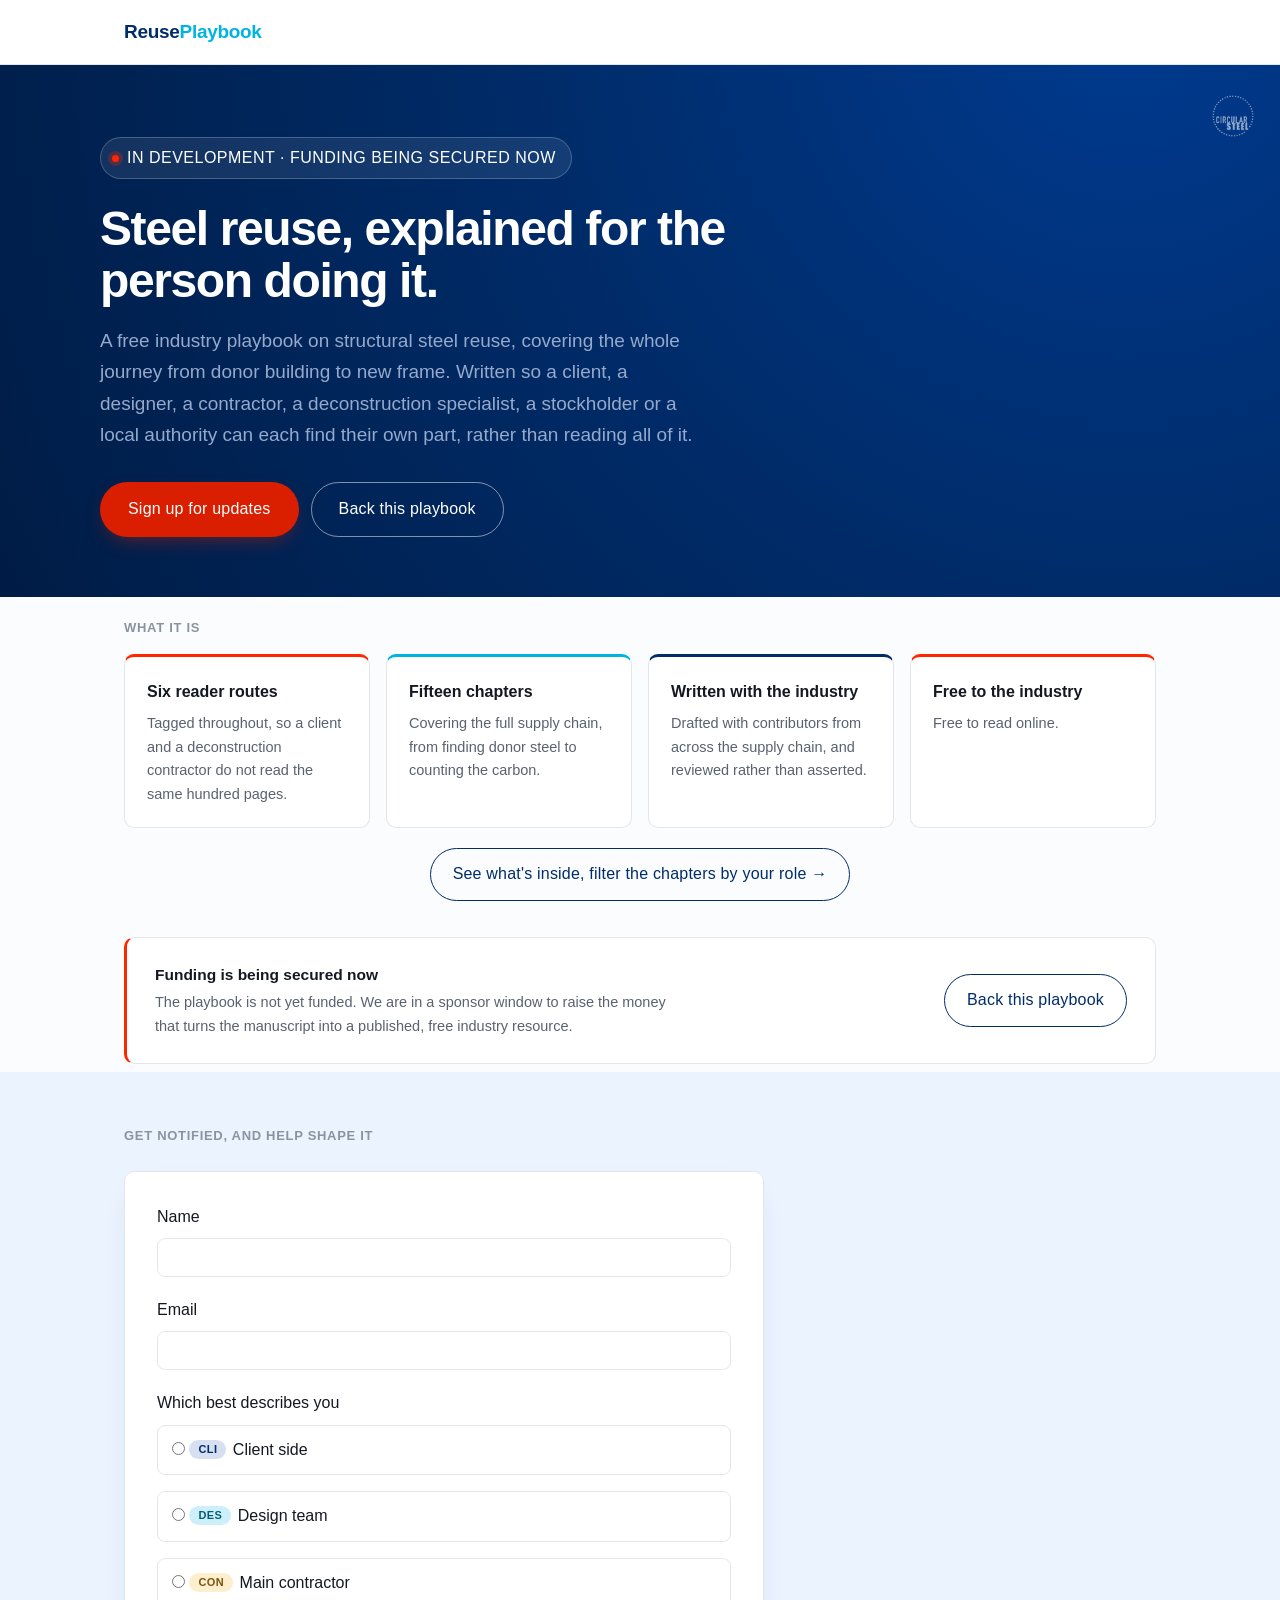
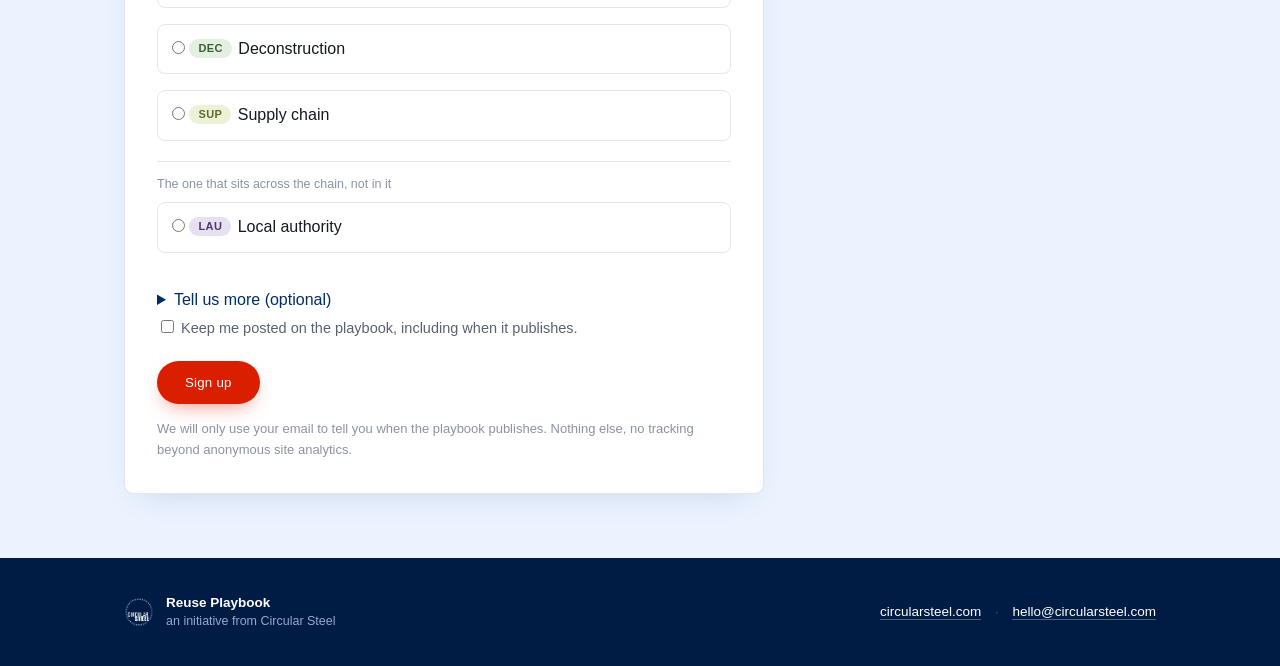
<file: index.html>
<!DOCTYPE html>
<html lang="en-GB">
<head>
<meta charset="utf-8">
<meta name="viewport" content="width=device-width,initial-scale=1">
<title>Reuse Playbook - the free industry guide to structural steel reuse</title>
<meta name="description" content="A free industry playbook on structural steel reuse, from donor building to new frame. In development, with funding now being secured. Sign up to hear when it lands.">
<link rel="icon" type="image/svg+xml" href="assets/favicon.svg">
<link rel="stylesheet" href="style.css">
<!-- Cloudflare Web Analytics --><script type='module' src='https://static.cloudflareinsights.com/beacon.min.js' data-cf-beacon='{"token": "d8464c5b47974d3cb71971d83b61c9c7"}'></script><!-- End Cloudflare Web Analytics -->
</head>
<body>

<header class="site">
  <div class="wrap hrow">
    <a class="brand" href="index.html">Reuse<span>Playbook</span></a>
  </div>
</header>

<div class="hero-band">
  <a href="https://circularsteel.com"><img class="hero-mark" src="assets/circular-steel-logo-white.png" alt="Circular Steel"></a>
  <div class="wrap hero">
    <span class="status"><span class="dot"></span>In development &middot; funding being secured now</span>
    <h1>Steel reuse, explained for the person doing it.</h1>
    <p class="lede">A free industry playbook on structural steel reuse, covering the whole journey from
      donor building to new frame. Written so a client, a designer, a contractor, a deconstruction
      specialist, a stockholder or a local authority can each find their own part, rather than
      reading all of it.</p>
    <div class="hero-ctas">
      <a class="btn" href="#signup-form">Sign up for updates</a>
      <a class="btn-outline" href="mailto:hello@circularsteel.com?subject=Backing%20the%20Reuse%20Playbook">Back this playbook</a>
    </div>
  </div>
</div>

<div class="wrap">

  <h2 class="sechead">What it is</h2>
  <div class="grid g4">
    <div class="card" style="--accent:var(--red)"><h3>Six reader routes</h3>
      <p>Tagged throughout, so a client and a deconstruction contractor do not read the same hundred
        pages.</p></div>
    <div class="card" style="--accent:var(--cyan)"><h3>Fifteen chapters</h3>
      <p>Covering the full supply chain, from finding donor steel to counting the carbon.</p></div>
    <div class="card" style="--accent:var(--navy)"><h3>Written with the industry</h3>
      <p>Drafted with contributors from across the supply chain, and reviewed rather than asserted.</p></div>
    <div class="card" style="--accent:var(--red)"><h3>Free to the industry</h3>
      <p>Free to read online.</p></div>
  </div>

  <p style="text-align:center;margin:20px 0 0">
    <a class="btn-outline-navy" href="inside.html">See what's inside, filter the chapters by your role &rarr;</a>
  </p>

  <div class="fundnote">
    <div>
      <h3>Funding is being secured now</h3>
      <p>The playbook is not yet funded. We are in a sponsor window to raise the money that turns the
        manuscript into a published, free industry resource.</p>
    </div>
    <a class="btn-outline-navy" href="mailto:hello@circularsteel.com?subject=Backing%20the%20Reuse%20Playbook">Back this playbook</a>
  </div>

</div>

<div class="formband">
<div class="wrap">
  <h2 class="sechead">Get notified, and help shape it</h2>

  <div class="formwrap narrow" id="signup-form">
    <form name="signup" method="POST" action="/thank-you.html" data-netlify="true" netlify-honeypot="bot-field">
      <input type="hidden" name="form-name" value="signup">
      <p class="hidden-field">
        <label>Leave this field blank: <input name="bot-field"></label>
      </p>

      <div class="field">
        <label for="name">Name</label>
        <input type="text" id="name" name="name" required>
      </div>

      <div class="field">
        <label for="email">Email</label>
        <input type="email" id="email" name="email" required>
      </div>

      <div class="field">
        <label>Which best describes you</label>
        <div class="roles">
          <label class="role-opt">
            <input type="radio" name="role" value="CLI" required>
            <span class="tag" data-t="CLI">CLI</span> Client side
          </label>
          <label class="role-opt">
            <input type="radio" name="role" value="DES" required>
            <span class="tag" data-t="DES">DES</span> Design team
          </label>
          <label class="role-opt">
            <input type="radio" name="role" value="CON" required>
            <span class="tag" data-t="CON">CON</span> Main contractor
          </label>
          <label class="role-opt">
            <input type="radio" name="role" value="DEC" required>
            <span class="tag" data-t="DEC">DEC</span> Deconstruction
          </label>
          <label class="role-opt">
            <input type="radio" name="role" value="SUP" required>
            <span class="tag" data-t="SUP">SUP</span> Supply chain
          </label>
          <p class="acrossnote">The one that sits across the chain, not in it</p>
          <label class="role-opt">
            <input type="radio" name="role" value="LAU" required>
            <span class="tag" data-t="LAU">LAU</span> Local authority
          </label>
        </div>
      </div>

      <!--
        Chapter select field intentionally left out of this draft. The handover asks for a
        "which chapter would help you most" select listing all 14 chapters, but only chapter 9
        exists in the mock and no full chapter list exists anywhere in the project files yet.
        Add it here once the real list exists, as:
        <div class="field">
          <label for="chapter">Which chapter would help you most</label>
          <select id="chapter" name="chapter"><option value="">Not sure yet</option> ...14 options... </select>
        </div>
      -->

      <details class="more">
        <summary>Tell us more (optional)</summary>
        <div class="field">
          <label for="organisation">Organisation</label>
          <input type="text" id="organisation" name="organisation">
        </div>
        <div class="field">
          <label for="useful">What would make this genuinely useful to you</label>
          <textarea id="useful" name="useful"></textarea>
        </div>
      </details>

      <div class="field">
        <label class="checkline">
          <input type="checkbox" name="keep-posted" value="yes">
          Keep me posted on the playbook, including when it publishes.
        </label>
      </div>

      <button class="btn" type="submit">Sign up</button>

      <p class="privacy">We will only use your email to tell you when the playbook publishes. Nothing
        else, no tracking beyond anonymous site analytics.</p>
    </form>
  </div>

</div>
</div>

<footer class="site"><div class="wrap frow">
  <div class="fbrand">
    <img src="assets/circular-steel-logo-white.png" alt="Circular Steel">
    <span class="flabel"><strong>Reuse Playbook</strong>an initiative from Circular Steel</span>
  </div>
  <div class="flinks">
    <a href="https://circularsteel.com">circularsteel.com</a>
    <span class="sep">&middot;</span>
    <a href="mailto:hello@circularsteel.com">hello@circularsteel.com</a>
  </div>
</div></footer>

</body>
</html>
</file>
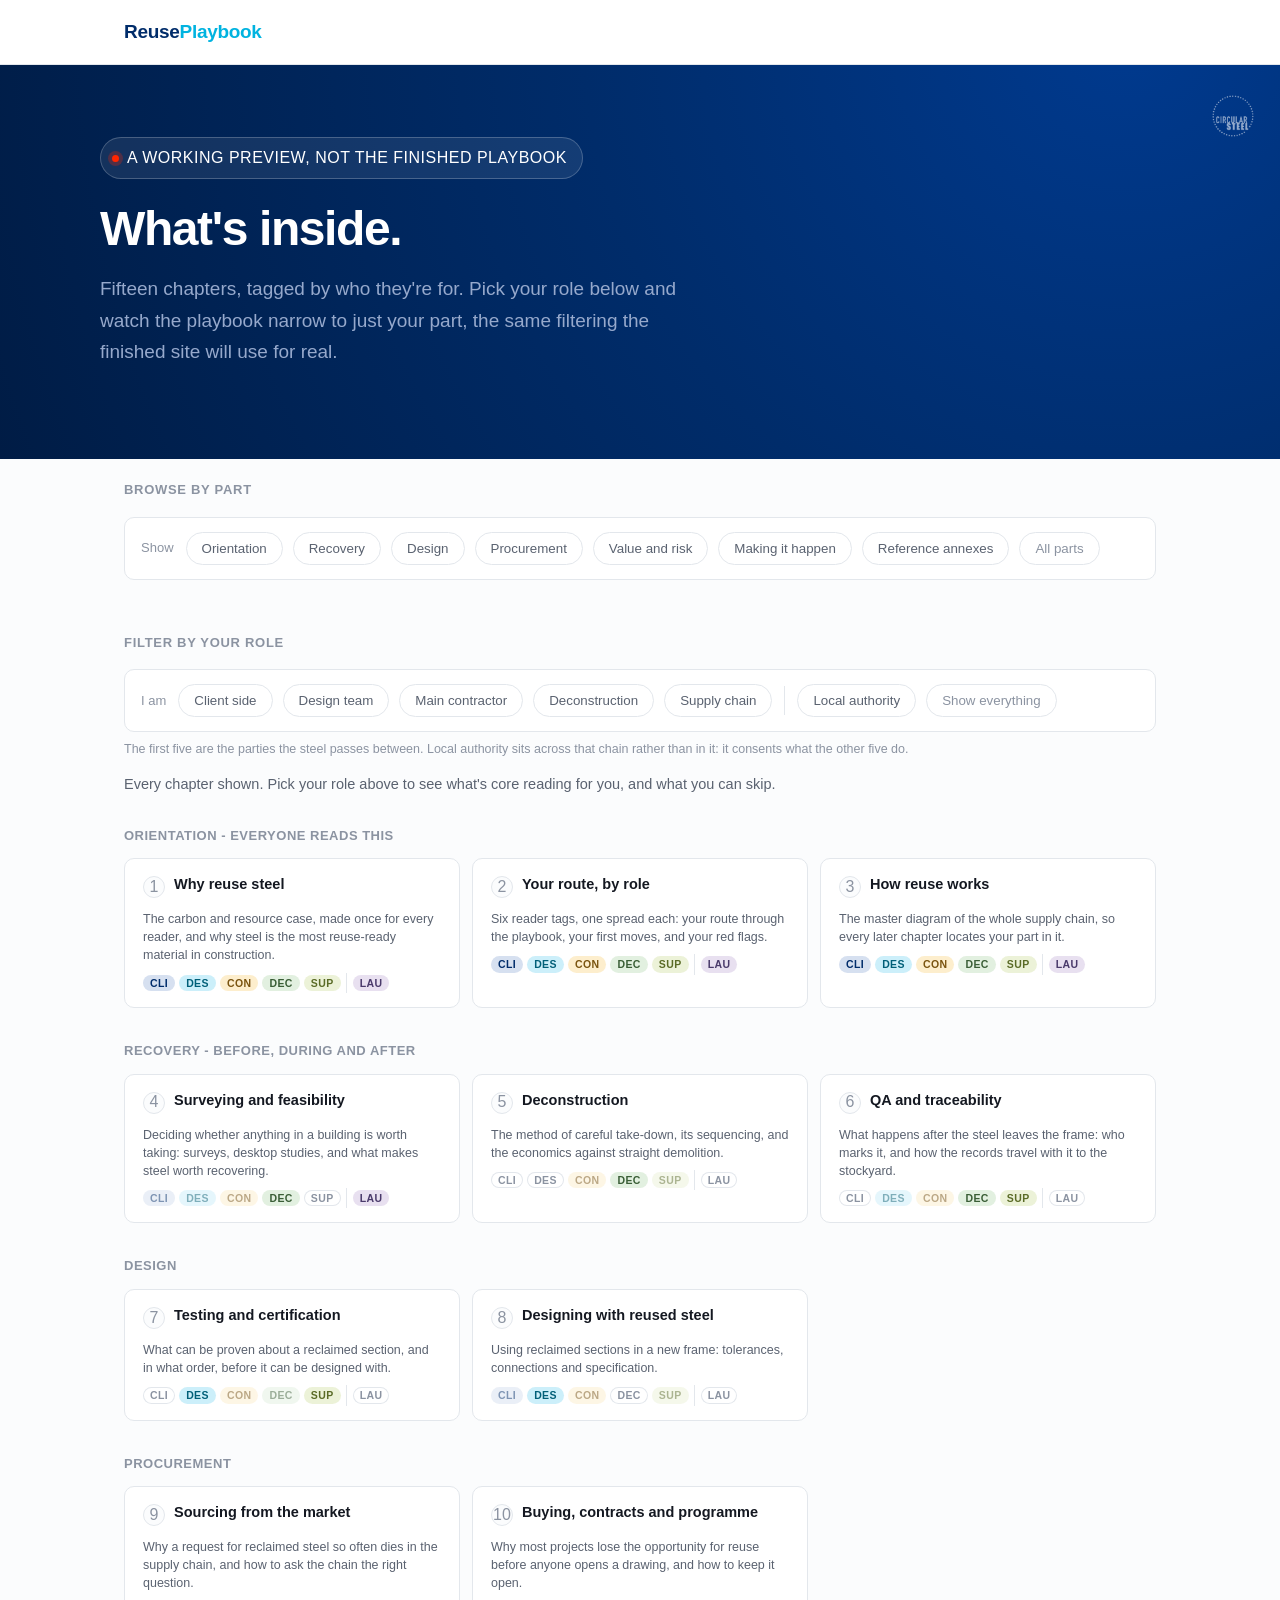
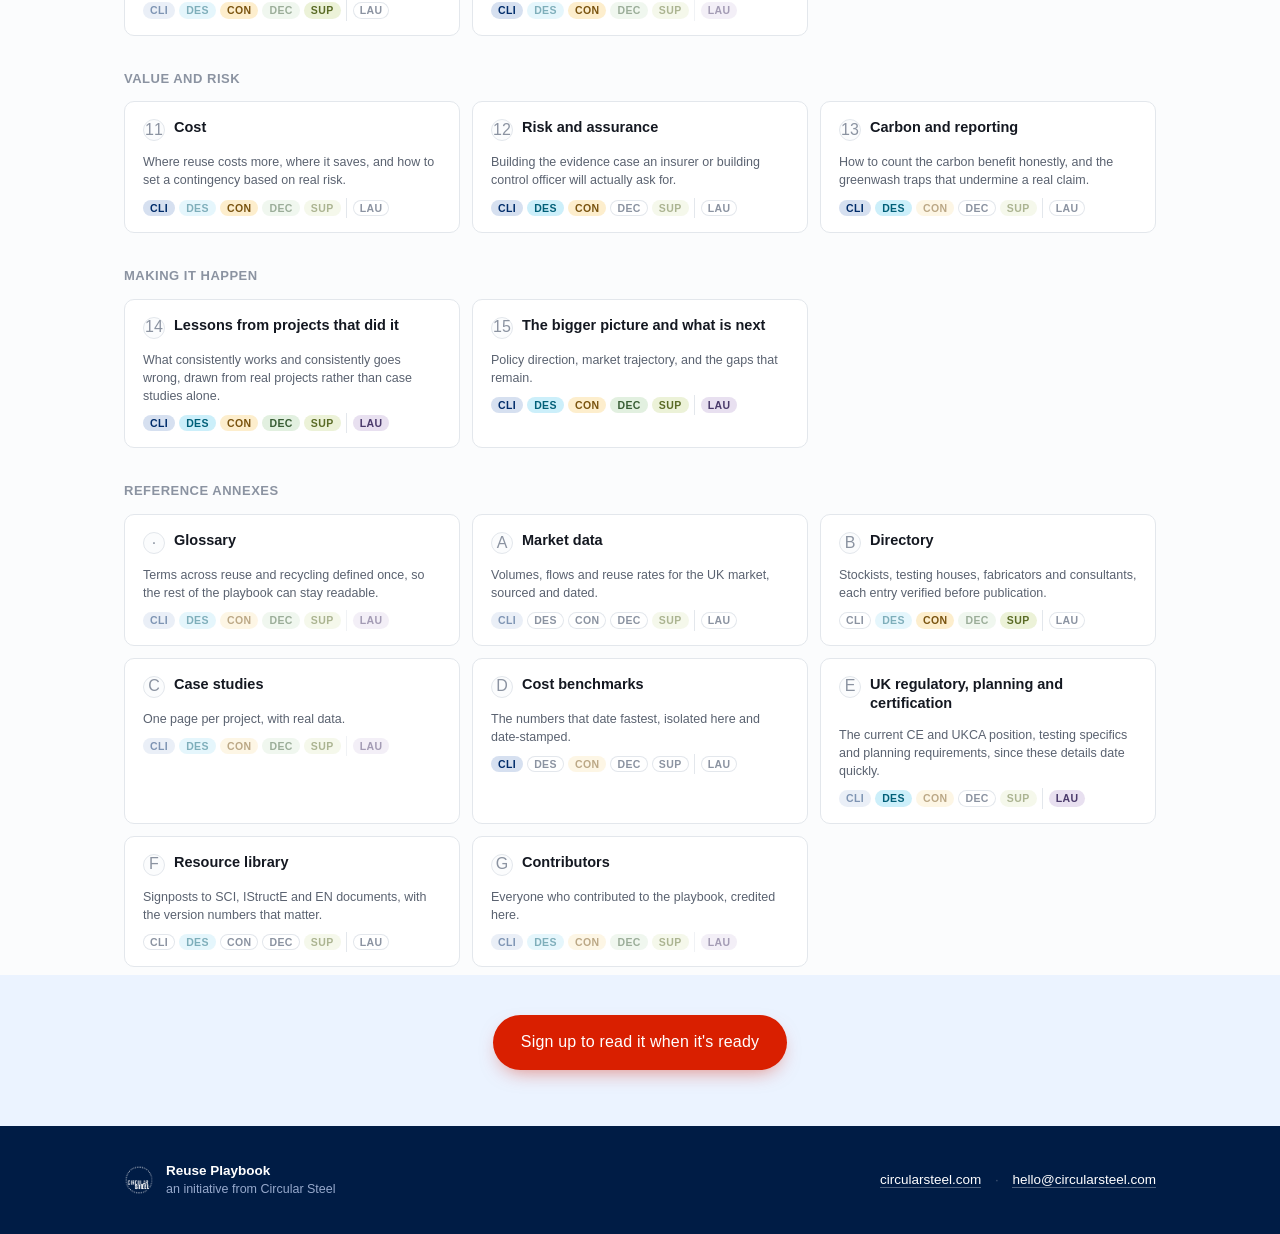
<file: inside.html>
<!DOCTYPE html>
<html lang="en-GB">
<head>
<meta charset="utf-8">
<meta name="viewport" content="width=device-width,initial-scale=1">
<title>What's inside - Reuse Playbook</title>
<meta name="description" content="Filter the Steel Reuse Playbook's fifteen chapters by your role in a project.">
<link rel="icon" type="image/svg+xml" href="assets/favicon.svg">
<link rel="stylesheet" href="style.css">
<!-- Cloudflare Web Analytics --><script type='module' src='https://static.cloudflareinsights.com/beacon.min.js' data-cf-beacon='{"token": "d8464c5b47974d3cb71971d83b61c9c7"}'></script><!-- End Cloudflare Web Analytics -->
</head>
<body>

<header class="site">
  <div class="wrap hrow">
    <a class="brand" href="index.html">Reuse<span>Playbook</span></a>
  </div>
</header>

<div class="hero-band">
  <a href="https://circularsteel.com"><img class="hero-mark" src="assets/circular-steel-logo-white.png" alt="Circular Steel"></a>
  <div class="wrap hero">
    <span class="status"><span class="dot"></span>A working preview, not the finished playbook</span>
    <h1>What's inside.</h1>
    <p class="lede">Fifteen chapters, tagged by who they're for. Pick your role below and watch the playbook
      narrow to just your part, the same filtering the finished site will use for real.</p>
  </div>
</div>

<div class="wrap">

  <h2 class="sechead">Browse by part</h2>

  <div class="rolebar" id="sectionbar"></div>

  <h2 class="sechead">Filter by your role</h2>

  <div class="rolebar" id="rolebar"></div>
  <p class="legendnote">The first five are the parties the steel passes between. Local authority sits
    across that chain rather than in it: it consents what the other five do.</p>
  <p class="mapstatus" id="mapstatus"></p>

  <div id="mapgrid"></div>

</div>

<div class="formband" style="padding-top:40px">
<div class="wrap" style="text-align:center">
  <a class="btn" href="index.html#signup-form">Sign up to read it when it's ready</a>
</div>
</div>

<footer class="site"><div class="wrap frow">
  <div class="fbrand">
    <img src="assets/circular-steel-logo-white.png" alt="Circular Steel">
    <span class="flabel"><strong>Reuse Playbook</strong>an initiative from Circular Steel</span>
  </div>
  <div class="flinks">
    <a href="https://circularsteel.com">circularsteel.com</a>
    <span class="sep">&middot;</span>
    <a href="mailto:hello@circularsteel.com">hello@circularsteel.com</a>
  </div>
</div></footer>

<script>
const ROLES = {CLI:"Client side", DES:"Design team", CON:"Main contractor", DEC:"Deconstruction", SUP:"Supply chain", LAU:"Local authority"};
const ALL = Object.keys(ROLES);

const SECTIONS = {ORIENT:"Orientation", RECOVERY:"Recovery", DESIGN:"Design", PROCURE:"Procurement", VALUE:"Value and risk", MAKE:"Making it happen", ANNEX:"Reference annexes"};

const PARTS = [
  {key:"ORIENT", part:"Orientation - everyone reads this", chapters:[
    {n:1, title:"Why reuse steel", core:ALL, skim:[],
      desc:"The carbon and resource case, made once for every reader, and why steel is the most reuse-ready material in construction."},
    {n:2, title:"Your route, by role", core:ALL, skim:[],
      desc:"Six reader tags, one spread each: your route through the playbook, your first moves, and your red flags."},
    {n:3, title:"How reuse works", core:ALL, skim:[],
      desc:"The master diagram of the whole supply chain, so every later chapter locates your part in it."},
  ]},
  {key:"RECOVERY", part:"Recovery - before, during and after", chapters:[
    {n:4, title:"Surveying and feasibility", core:["DEC","LAU"], skim:["CLI","DES","CON"],
      desc:"Deciding whether anything in a building is worth taking: surveys, desktop studies, and what makes steel worth recovering."},
    {n:5, title:"Deconstruction", core:["DEC"], skim:["CON","SUP"],
      desc:"The method of careful take-down, its sequencing, and the economics against straight demolition."},
    {n:6, title:"QA and traceability", core:["DEC","SUP"], skim:["DES","CON"],
      desc:"What happens after the steel leaves the frame: who marks it, and how the records travel with it to the stockyard."},
  ]},
  {key:"DESIGN", part:"Design", chapters:[
    {n:7, title:"Testing and certification", core:["DES","SUP"], skim:["CON","DEC"],
      desc:"What can be proven about a reclaimed section, and in what order, before it can be designed with."},
    {n:8, title:"Designing with reused steel", core:["DES"], skim:["CLI","CON","SUP"],
      desc:"Using reclaimed sections in a new frame: tolerances, connections and specification."},
  ]},
  {key:"PROCURE", part:"Procurement", chapters:[
    {n:9, title:"Sourcing from the market", core:["CON","SUP"], skim:["DES","DEC","CLI"],
      desc:"Why a request for reclaimed steel so often dies in the supply chain, and how to ask the chain the right question."},
    {n:10, title:"Buying, contracts and programme", core:["CLI","CON"], skim:["DES","DEC","SUP","LAU"],
      desc:"Why most projects lose the opportunity for reuse before anyone opens a drawing, and how to keep it open."},
  ]},
  {key:"VALUE", part:"Value and risk", chapters:[
    {n:11, title:"Cost", core:["CLI","CON"], skim:["DES","DEC","SUP"],
      desc:"Where reuse costs more, where it saves, and how to set a contingency based on real risk."},
    {n:12, title:"Risk and assurance", core:["CLI","DES","CON"], skim:["SUP"],
      desc:"Building the evidence case an insurer or building control officer will actually ask for."},
    {n:13, title:"Carbon and reporting", core:["CLI","DES"], skim:["CON","SUP"],
      desc:"How to count the carbon benefit honestly, and the greenwash traps that undermine a real claim."},
  ]},
  {key:"MAKE", part:"Making it happen", chapters:[
    {n:14, title:"Lessons from projects that did it", core:ALL, skim:[],
      desc:"What consistently works and consistently goes wrong, drawn from real projects rather than case studies alone."},
    {n:15, title:"The bigger picture and what is next", core:ALL, skim:[],
      desc:"Policy direction, market trajectory, and the gaps that remain."},
  ]},
  {key:"ANNEX", part:"Reference annexes", chapters:[
    {n:"·", title:"Glossary", core:[], skim:ALL,
      desc:"Terms across reuse and recycling defined once, so the rest of the playbook can stay readable."},
    {n:"A", title:"Market data", core:[], skim:["CLI","SUP"],
      desc:"Volumes, flows and reuse rates for the UK market, sourced and dated."},
    {n:"B", title:"Directory", core:["CON","SUP"], skim:["DES","DEC"],
      desc:"Stockists, testing houses, fabricators and consultants, each entry verified before publication."},
    {n:"C", title:"Case studies", core:[], skim:ALL,
      desc:"One page per project, with real data."},
    {n:"D", title:"Cost benchmarks", core:["CLI"], skim:["CON"],
      desc:"The numbers that date fastest, isolated here and date-stamped."},
    {n:"E", title:"UK regulatory, planning and certification", core:["DES","LAU"], skim:["CLI","CON","SUP"],
      desc:"The current CE and UKCA position, testing specifics and planning requirements, since these details date quickly."},
    {n:"F", title:"Resource library", core:[], skim:["DES","SUP"],
      desc:"Signposts to SCI, IStructE and EN documents, with the version numbers that matter."},
    {n:"G", title:"Contributors", core:[], skim:ALL,
      desc:"Everyone who contributed to the playbook, credited here."},
  ]},
];

const CHAPTER_COUNT = PARTS.filter(p => p.key !== "ANNEX").reduce((n,p)=>n+p.chapters.length,0);

function tagHTML(code, chap){
  const cls = chap.core.includes(code) ? "tag" : chap.skim.includes(code) ? "tag skim" : "tag ghost";
  return `<span class="${cls}" data-t="${code}">${code}</span>`;
}

function chapterHTML(chap){
  return `<div class="mchap" data-core="${chap.core.join(" ")}" data-skim="${chap.skim.join(" ")}">
    <div class="mhead"><span class="mn">${chap.n}</span><h4>${chap.title}</h4></div>
    <p class="mdesc">${chap.desc || ""}</p>
    <div class="mtags">${ALL.map(c=>tagHTML(c,chap)).join("")}</div>
  </div>`;
}

function render(){
  const host = document.getElementById("mapgrid");
  host.innerHTML = PARTS.map(p => `
    <div class="mapsection" data-part="${p.key}">
      <div class="mappart">${p.part}</div>
      <div class="mapgrid">${p.chapters.map(chapterHTML).join("")}</div>
    </div>
  `).join("");
}

function relevant(el, r){
  if (!r) return true;
  const core = (el.dataset.core || "").split(" ").filter(Boolean);
  const skim = (el.dataset.skim || "").split(" ").filter(Boolean);
  return core.includes(r) || skim.includes(r);
}

let currentRole = null;

function applyRole(r){
  currentRole = r;
  document.querySelectorAll(".mchap").forEach(el =>
    el.classList.toggle("dim", !relevant(el, r)));

  const s = document.getElementById("mapstatus");
  if (!r){
    s.innerHTML = `Every chapter shown. Pick your role above to see what's core reading for you, and what you can skip.`;
    return;
  }
  let coreN = 0, skimN = 0;
  PARTS.forEach(p => { if (p.key === "ANNEX") return; p.chapters.forEach(c => {
    if (c.core.includes(r)) coreN++;
    else if (c.skim.includes(r)) skimN++;
  })});
  s.innerHTML = `Reading as <strong>${ROLES[r]}</strong>: <strong>${coreN} of ${CHAPTER_COUNT}</strong> chapters are core reading for you, ${skimN} more worth skimming.`;
}

function applySection(key){
  document.querySelectorAll(".mapsection").forEach(el =>
    el.style.display = (!key || el.dataset.part === key) ? "" : "none");
}

function buildRoleBar(){
  const host = document.getElementById("rolebar");
  host.innerHTML = '<span class="lbl">I am</span>' +
    Object.entries(ROLES).map(([k,v]) => (k==="LAU" ? '<span class="csep"></span>' : "") + `<button class="rchip" data-r="${k}">${v}</button>`).join("") +
    '<button class="rchip clear" data-r="">Show everything</button>';
  host.querySelectorAll(".rchip").forEach(b => b.onclick = () => {
    host.querySelectorAll(".rchip").forEach(x => x.classList.toggle("on", x === b && b.dataset.r));
    applyRole(b.dataset.r || null);
  });
}

function buildSectionBar(){
  const host = document.getElementById("sectionbar");
  host.innerHTML = '<span class="lbl">Show</span>' +
    Object.entries(SECTIONS).map(([k,v]) => `<button class="rchip schip" data-s="${k}">${v}</button>`).join("") +
    '<button class="rchip schip clear" data-s="">All parts</button>';
  host.querySelectorAll(".schip").forEach(b => b.onclick = () => {
    host.querySelectorAll(".schip").forEach(x => x.classList.toggle("on", x === b && b.dataset.s));
    applySection(b.dataset.s || null);
  });
}

render();
buildSectionBar();
buildRoleBar();
applySection(null);
applyRole(null);
</script>

</body>
</html>
</file>
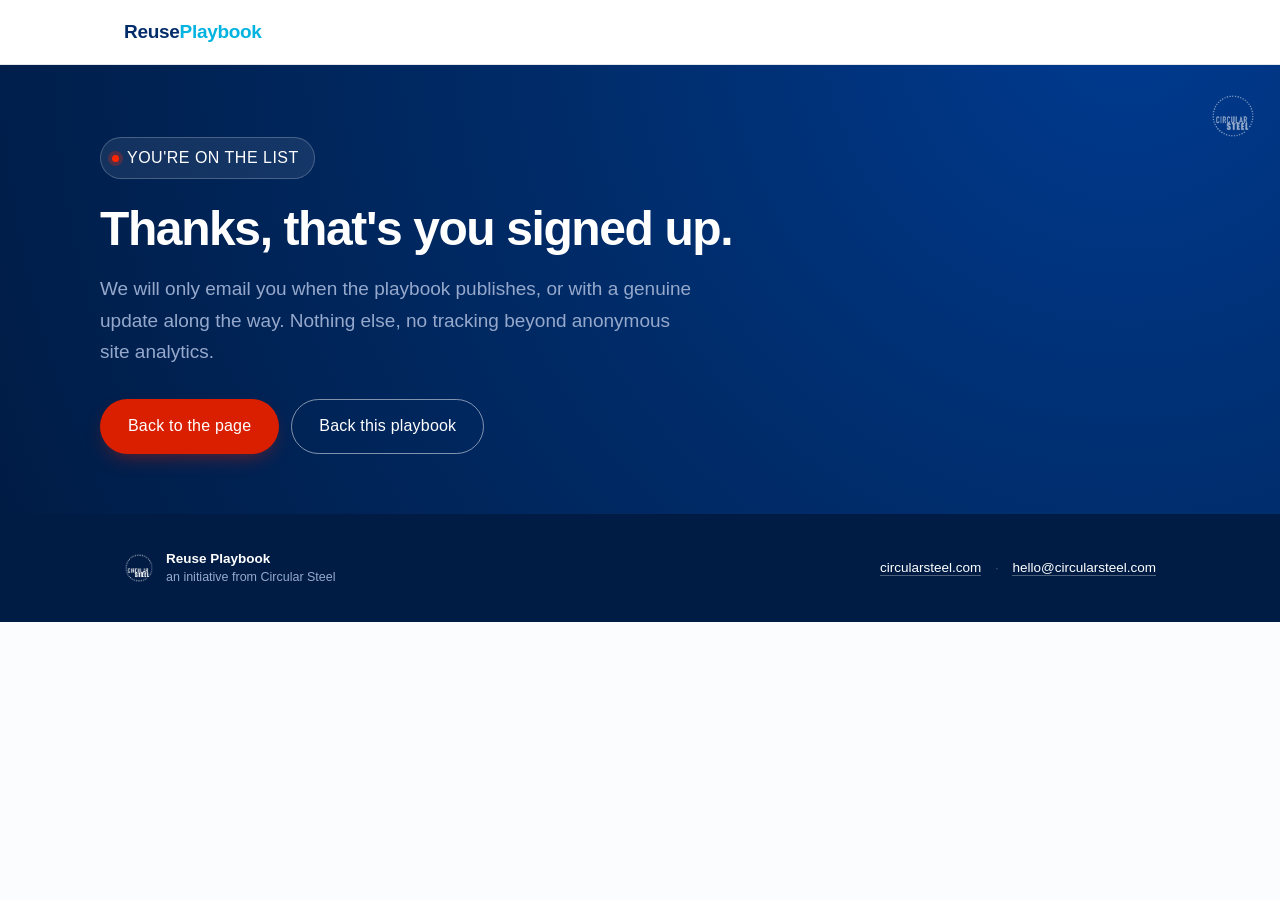
<file: thank-you.html>
<!DOCTYPE html>
<html lang="en-GB">
<head>
<meta charset="utf-8">
<meta name="viewport" content="width=device-width,initial-scale=1">
<title>Thanks - Reuse Playbook</title>
<meta name="robots" content="noindex">
<link rel="icon" type="image/svg+xml" href="assets/favicon.svg">
<link rel="stylesheet" href="style.css">
<!-- Cloudflare Web Analytics --><script type='module' src='https://static.cloudflareinsights.com/beacon.min.js' data-cf-beacon='{"token": "d8464c5b47974d3cb71971d83b61c9c7"}'></script><!-- End Cloudflare Web Analytics -->
</head>
<body>

<header class="site">
  <div class="wrap hrow">
    <a class="brand" href="index.html">Reuse<span>Playbook</span></a>
  </div>
</header>

<div class="hero-band">
  <a href="https://circularsteel.com"><img class="hero-mark" src="assets/circular-steel-logo-white.png" alt="Circular Steel"></a>
  <div class="wrap hero">
    <span class="status"><span class="dot"></span>You're on the list</span>
    <h1>Thanks, that's you signed up.</h1>
    <p class="lede">We will only email you when the playbook publishes, or with a genuine update along
      the way. Nothing else, no tracking beyond anonymous site analytics.</p>
    <div class="hero-ctas">
      <a class="btn" href="index.html">Back to the page</a>
      <a class="btn-outline" href="mailto:hello@circularsteel.com?subject=Backing%20the%20Reuse%20Playbook">Back this playbook</a>
    </div>
  </div>
</div>

<footer class="site"><div class="wrap frow">
  <div class="fbrand">
    <img src="assets/circular-steel-logo-white.png" alt="Circular Steel">
    <span class="flabel"><strong>Reuse Playbook</strong>an initiative from Circular Steel</span>
  </div>
  <div class="flinks">
    <a href="https://circularsteel.com">circularsteel.com</a>
    <span class="sep">&middot;</span>
    <a href="mailto:hello@circularsteel.com">hello@circularsteel.com</a>
  </div>
</div></footer>

</body>
</html>
</file>
<file: style.css>
:root{
  --navy:#002C6A; --navy-deep:#001C45; --cyan:#00B3E0; --red:#FF2600; --red-btn:#D91F00; --red-btn-hover:#B81800;
  --red-tint:#FFDCD6; --red-deep:#6B0F1A; --blue-tint:#EBF3FF; --amber:#B5741A;
  --ink:#141821; --grey:#5A6270; --mute:#8B93A1; --mute-on-navy:#96A9CC;
  --line:#E3E7EC; --bg:#FBFCFD; --card:#FFFFFF;
  --cli-b:#D6E0F0; --cli-t:#002C6A;
  --des-b:#CCEFFA; --des-t:#005F78;
  --con-b:#FDEECD; --con-t:#7A5410;
  --dec-b:#E2F0E0; --dec-t:#3A5E36;
  --sup-b:#ECF2D8; --sup-t:#5A6B26;
  --lau-b:#E8E0F0; --lau-t:#4A3A6B;
  --r:10px;
}
*{box-sizing:border-box}
body{margin:0;background:var(--bg);color:var(--ink);
  font:400 16px/1.65 -apple-system,BlinkMacSystemFont,"Segoe UI",Helvetica,Arial,sans-serif;
  -webkit-font-smoothing:antialiased}
a{color:var(--navy)}
.wrap{max-width:1080px;margin:0 auto;padding:0 24px}
.narrow{max-width:640px}

/* header */
header.site{border-bottom:1px solid var(--line);background:#fff}
.hrow{display:flex;align-items:center;height:64px}
.brand{font-weight:700;font-size:19px;color:var(--navy);text-decoration:none;letter-spacing:-.3px}
.brand span{color:var(--cyan)}

/* tags */
.tag{display:inline-block;font-weight:600;font-size:11px;line-height:1;letter-spacing:.4px;padding:4px 9px;border-radius:999px;
  vertical-align:2px;margin-right:4px}
.tag[data-t=CLI]{background:var(--cli-b);color:var(--cli-t)}
.tag[data-t=DES]{background:var(--des-b);color:var(--des-t)}
.tag[data-t=CON]{background:var(--con-b);color:var(--con-t)}
.tag[data-t=DEC]{background:var(--dec-b);color:var(--dec-t)}
.tag[data-t=SUP]{background:var(--sup-b);color:var(--sup-t)}
.tag[data-t=LAU]{background:var(--lau-b);color:var(--lau-t)}
.tagsep{display:inline-block;width:1px;height:16px;background:var(--line);margin:0 5px 0 3px;vertical-align:middle}
.tag.skim{opacity:.5}
.tag.ghost{background:transparent!important;color:var(--mute)!important;box-shadow:inset 0 0 0 1px var(--line)}

/* interactive map */
.rolebar{display:flex;align-items:center;gap:10px;flex-wrap:wrap;background:#fff;border:1px solid var(--line);
  border-radius:var(--r);padding:14px;margin:0 0 8px}
.rolebar .lbl{font-size:13px;color:var(--mute);padding:0 2px;white-space:nowrap}
.rchip{border:1px solid var(--line);background:#fff;border-radius:999px;padding:8px 15px;
  font:600 13px/1 inherit;cursor:pointer;color:var(--grey);transition:.12s}
.rchip:hover{border-color:var(--mute)}
.rchip.on{color:#fff;border-color:transparent}
.rchip.on[data-r=CLI]{background:var(--cli-t)} .rchip.on[data-r=DES]{background:var(--des-t)}
.rchip.on[data-r=CON]{background:var(--con-t)} .rchip.on[data-r=DEC]{background:var(--dec-t)}
.rchip.on[data-r=SUP]{background:var(--sup-t)} .rchip.on[data-r=LAU]{background:var(--lau-t)}
.rchip.clear{color:var(--mute)}
.csep{width:1px;align-self:stretch;background:var(--line);margin:2px 2px}
.legendnote{font-size:12.5px;line-height:1.5;color:var(--mute);margin:8px 0 0}
.acrossnote{font-size:12.5px;color:var(--mute);margin:4px 0 0;padding-top:12px;border-top:1px solid var(--line)}
.schip.on{background:var(--navy)}
.mapstatus{font-size:14.5px;color:var(--grey);margin:0 0 28px;min-height:1.4em}
.mapstatus strong{color:var(--ink)}
.mapsection{margin-top:32px}
.mapsection:first-of-type{margin-top:0}
.mappart{font-size:13px;letter-spacing:.5px;text-transform:uppercase;color:var(--mute);font-weight:700;
  margin:0 0 12px}
.mapgrid{display:grid;grid-template-columns:repeat(auto-fill,minmax(300px,1fr));gap:12px}
.mchap{background:#fff;border:1px solid var(--line);border-radius:var(--r);padding:16px 18px;transition:opacity .18s}
.mchap.dim{opacity:.22}
.mhead{display:flex;align-items:flex-start;gap:9px;margin:0 0 12px}
.mchap .mn{display:flex;align-items:center;justify-content:center;width:22px;height:22px;flex:none;
  border-radius:50%;background:var(--bg);border:1px solid var(--line);font:700 12px/1 inherit;
  color:var(--mute);margin-top:1px}
.mchap h4{margin:0;font-size:14.5px;font-weight:700;line-height:1.35}
.mchap .mdesc{font-size:12.5px;line-height:1.45;color:var(--grey);margin:0 0 10px}
.mchap .mtags{display:flex;flex-wrap:wrap;gap:5px}
.mchap .mtags .tag{margin-right:0}

/* tighten the gap between a hero band and the section right after it */
.hero-band + .wrap > .sechead:first-child{margin-top:20px}

/* hero */
.hero-band{background:var(--navy);background:radial-gradient(circle at 88% -10%,#003a8f 0%,var(--navy) 45%,var(--navy-deep) 100%);
  position:relative;overflow:hidden}
.hero-mark{position:absolute;top:28px;right:24px;height:46px;width:auto;opacity:.6}
.hero{padding:72px 0 60px;position:relative}
.status{display:inline-flex;align-items:center;gap:8px;font:700 12px/1 inherit;letter-spacing:.5px;text-transform:uppercase;
  color:#fff;background:rgba(255,255,255,.08);box-shadow:inset 0 0 0 1px rgba(255,255,255,.22);
  border-radius:999px;padding:8px 16px 8px 12px;margin:0 0 24px}
.status .dot{width:7px;height:7px;border-radius:50%;background:var(--red);flex:none;
  box-shadow:0 0 0 4px rgba(255,38,0,.25)}
.hero h1{font-size:48px;line-height:1.08;margin:0 0 18px;letter-spacing:-1.4px;font-weight:700;
  max-width:760px;color:#fff}
.hero p.lede{font-size:19px;color:var(--mute-on-navy);margin:0 0 32px;max-width:600px}
.hero-ctas{display:flex;gap:12px;flex-wrap:wrap}
.btn-outline{display:inline-block;background:transparent;color:#fff;text-decoration:none;padding:13px 27px;
  border:1.5px solid rgba(255,255,255,.5);border-radius:999px;font:700 15px/1 inherit;letter-spacing:.2px;
  cursor:pointer;transition:.12s}
.btn-outline:hover{border-color:#fff;background:rgba(255,255,255,.08)}

/* cards */
.grid{display:grid;gap:16px}
.g4{grid-template-columns:repeat(auto-fit,minmax(220px,1fr))}
.card{background:var(--card);border:1px solid var(--line);border-top:3px solid var(--accent,var(--navy));
  border-radius:var(--r);padding:22px 22px 20px}
.card h3{margin:0 0 6px;font-size:16px;font-weight:700}
.card p{margin:0;font-size:14.5px;color:var(--grey)}

h2.sechead{font-size:13px;letter-spacing:.7px;text-transform:uppercase;color:var(--mute);
  font-weight:700;margin:52px 0 16px}

/* funding note */
.fundnote{display:flex;gap:24px;align-items:center;justify-content:space-between;flex-wrap:wrap;
  background:#fff;border:1px solid var(--line);border-left:3px solid var(--red);border-radius:var(--r);
  padding:24px 28px;margin:36px 0 0}
.fundnote h3{margin:0 0 4px;font-size:15.5px;font-weight:700}
.fundnote p{margin:0;font-size:14.5px;color:var(--grey);max-width:520px}
.btn-outline-navy{display:inline-block;background:transparent;color:var(--navy);text-decoration:none;
  padding:12px 22px;border:1.5px solid var(--navy);border-radius:999px;font:700 14.5px/1 inherit;
  letter-spacing:.2px;white-space:nowrap;transition:.12s}
.btn-outline-navy:hover{background:var(--navy);color:#fff}

/* form */
.formband{background:var(--blue-tint);padding:1px 0 56px;margin-top:8px}
.formwrap{background:#fff;border:1px solid var(--line);border-radius:var(--r);padding:32px;
  margin:24px 0 8px;box-shadow:0 12px 32px -16px rgba(0,44,106,.18)}
.field{margin:0 0 20px}
.field label{display:block;font:600 13.5px/1 inherit;margin:0 0 8px}
.field .hint{display:block;font:400 13px/1.4 inherit;color:var(--mute);margin:4px 0 0;font-weight:400}
.field input[type=text],
.field input[type=email],
.field select,
.field textarea{width:100%;border:1.5px solid var(--line);border-radius:8px;padding:11px 13px;
  font:400 15px/1.4 inherit;color:var(--ink);background:#fff;transition:.12s}
.field textarea{resize:vertical;min-height:88px}
.field input:focus,.field select:focus,.field textarea:focus{outline:none;border-color:var(--cyan);
  box-shadow:0 0 0 3px rgba(0,179,224,.18)}

.roles{display:grid;gap:8px}
.role-opt{display:flex;align-items:center;gap:10px;border:1.5px solid var(--line);border-radius:8px;
  padding:11px 14px;cursor:pointer;transition:.12s}
.role-opt:has(input:checked){border-color:var(--navy);box-shadow:inset 0 0 0 1px var(--navy);background:#F5F8FF}
.role-opt input{margin:0}
.role-opt .tag{margin-right:2px}

.checkline{display:flex;align-items:flex-start;gap:10px;font-size:14.5px;color:var(--grey)}
.checkline input{margin-top:3px}

.hidden-field{position:absolute;left:-9999px}

.btn{display:inline-block;background:var(--red-btn);color:#fff;text-decoration:none;padding:14px 28px;
  border:none;border-radius:999px;font:700 15px/1 inherit;cursor:pointer;letter-spacing:.2px;
  box-shadow:0 8px 20px -8px rgba(217,31,0,.55);transition:.12s}
.btn:hover{background:var(--red-btn-hover);transform:translateY(-1px)}

.privacy{font-size:13px;color:var(--mute);margin:14px 0 0}

.more{margin:22px 0 0}
.more summary{font:600 13.5px/1 inherit;color:var(--navy);cursor:pointer;padding:4px 0;list-style:revert}
.more summary:hover{color:var(--cyan)}
.more .field:first-of-type{margin-top:18px}

footer.site{background:var(--navy-deep);margin-top:0;padding:36px 0}
.frow{display:flex;align-items:center;justify-content:space-between;gap:20px;flex-wrap:wrap}
.fbrand{display:flex;align-items:center;gap:12px}
.fbrand img{height:30px;width:auto;display:block}
.fbrand .flabel{font-size:12.5px;line-height:1.4;color:var(--mute-on-navy)}
.fbrand .flabel strong{display:block;color:#fff;font-size:13.5px;font-weight:600}
.flinks{font-size:13.5px;color:var(--mute-on-navy)}
.flinks a{color:#fff;text-decoration:none;border-bottom:1px solid rgba(255,255,255,.3)}
.flinks a:hover{border-color:#fff}
.flinks .sep{margin:0 10px;color:rgba(255,255,255,.25)}

/* chapter excerpt */
.chap{padding:36px 0 12px}
.chap .kicker{font-size:13px;letter-spacing:.5px;text-transform:uppercase;color:var(--mute);
  font-weight:700;margin:0 0 10px}
.chap h1{font-size:32px;margin:0 0 10px;letter-spacing:-.6px;font-weight:700;line-height:1.15}
.chap .standfirst{font-size:18px;color:var(--grey);margin:0 0 8px;max-width:680px}
.whofor{display:flex;align-items:center;gap:8px;padding:14px 0 24px;border-bottom:1px solid var(--line);
  margin-bottom:8px;flex-wrap:wrap}
.whofor .lbl{font-size:13px;color:var(--mute)}
section.sec{padding:26px 0;max-width:680px}
section.sec h2{font-size:21px;margin:0 0 4px;font-weight:700;letter-spacing:-.2px}
section.sec h3{font-size:17px;margin:22px 0 6px;font-weight:700}
section.sec p{margin:0 0 14px}

.box{border-left:3px solid var(--cyan);background:#fff;border-radius:0 var(--r) var(--r) 0;
  padding:16px 20px;margin:24px 0;border-top:1px solid var(--line);border-right:1px solid var(--line);
  border-bottom:1px solid var(--line);max-width:680px}
.box .bh{display:flex;align-items:center;gap:10px;margin-bottom:8px;flex-wrap:wrap}
.box .kind{font:700 12px/1 inherit;letter-spacing:.6px;text-transform:uppercase;color:var(--cyan)}
.box .btags{margin-left:auto}
.box h4{margin:0 0 6px;font-size:16px;font-weight:700}
.box p{margin:0;font-size:14.5px;color:var(--grey)}
.box[data-kind=flag]{border-left-color:#B3261E} .box[data-kind=flag] .kind{color:#B3261E}
.box[data-kind=move]{border-left-color:var(--navy)} .box[data-kind=move] .kind{color:var(--navy)}
.box[data-kind=ask]{border-left-color:var(--amber)} .box[data-kind=ask] .kind{color:var(--amber)}

figure{margin:26px 0;background:#fff;border:1px solid var(--line);border-radius:var(--r);padding:18px;max-width:760px}
figure img{width:100%;display:block}
figcaption{font-size:13px;color:var(--mute);margin-top:12px}

.excerptend{background:#fff;border:1px solid var(--line);border-radius:var(--r);padding:28px;
  margin:36px 0 0;max-width:680px;text-align:left}
.excerptend h3{margin:0 0 8px;font-size:18px}
.excerptend p{margin:0 0 18px;color:var(--grey)}
.mchap .mtags{gap:4px}
.mchap .mtags .tag{padding:3px 7px;font-size:10.5px}
.mchap .mtags .tag[data-t=LAU]{position:relative;margin-left:8px}
.mchap .mtags .tag[data-t=LAU]::before{content:"";position:absolute;left:-7px;top:-2px;bottom:-2px;width:1px;background:var(--line)}
.legendnote + .mapstatus{margin-top:14px}
</file>
